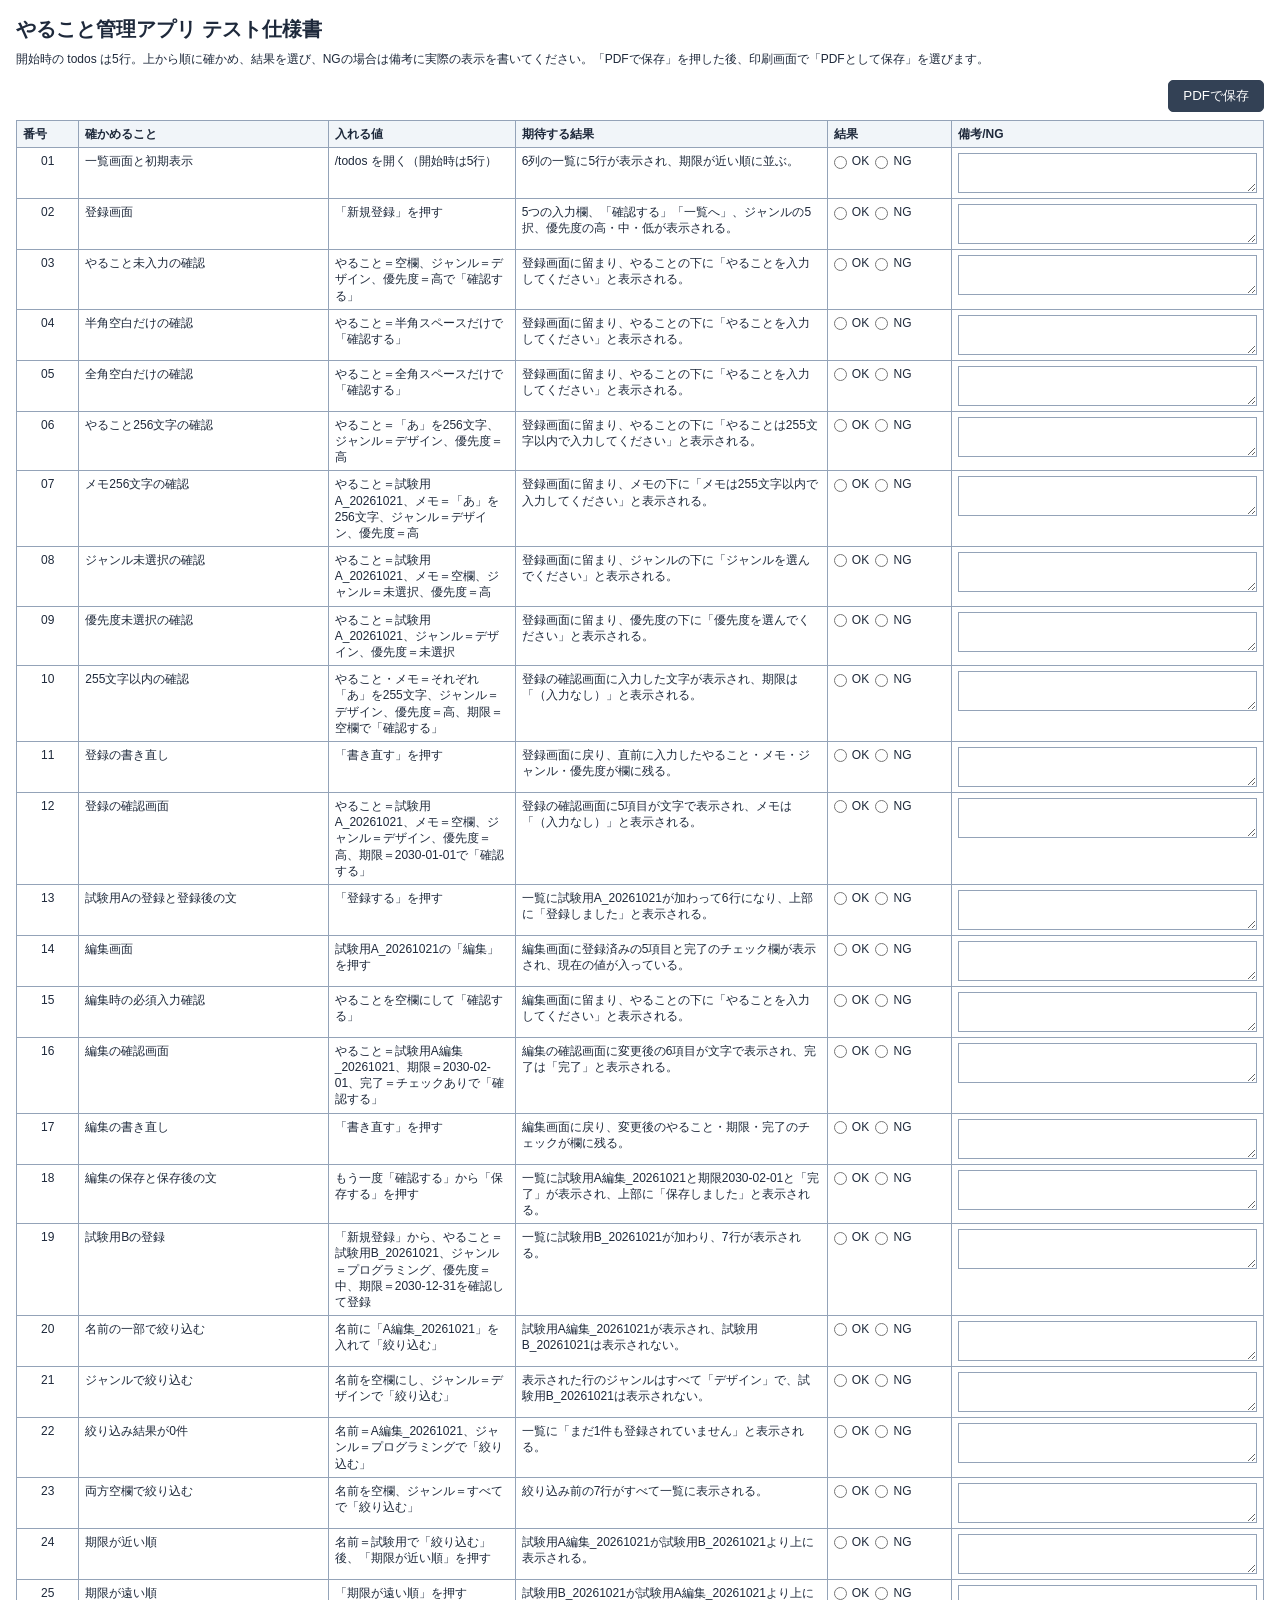
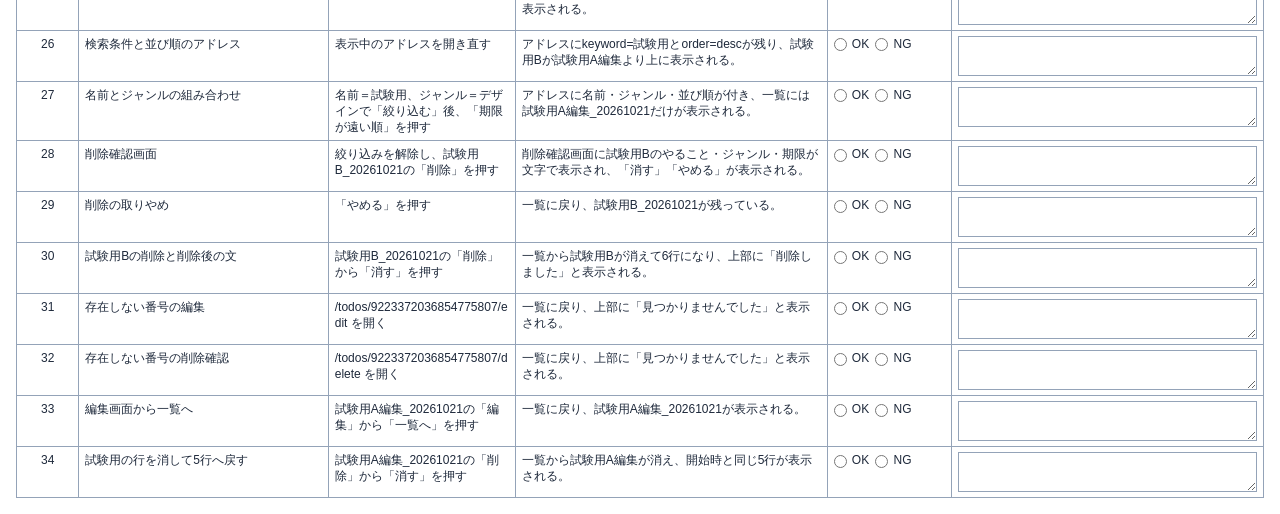
<file: test-spec.html>
<!DOCTYPE html>
<html lang="ja">
<head>
    <meta charset="UTF-8">
    <meta name="viewport" content="width=device-width, initial-scale=1.0">
    <title>やること管理アプリ テスト仕様書</title>
    <style>
        * { box-sizing: border-box; }
        body { margin: 0; padding: 16px; color: #1e293b; font-family: sans-serif; font-size: 12px; }
        h1 { margin: 0 0 8px; font-size: 20px; }
        p { margin: 0 0 12px; }
        .table-heading { display: flex; justify-content: flex-end; margin-bottom: 8px; }
        button { border: 1px solid #334155; border-radius: 5px; padding: 6px 14px; background: #334155; color: #fff; cursor: pointer; }
        table { width: 100%; table-layout: fixed; border-collapse: collapse; }
        col.number { width: 5%; }
        col.check { width: 20%; }
        col.value { width: 15%; }
        col.expected { width: 25%; }
        col.result { width: 10%; }
        col.note { width: 25%; }
        th, td { border: 1px solid #94a3b8; padding: 5px 6px; text-align: left; vertical-align: top; overflow-wrap: anywhere; line-height: 1.35; }
        th { background: #f1f5f9; }
        td.number { text-align: center; }
        .screen-result { display: flex; flex-wrap: nowrap; gap: 6px; }
        .screen-result label { white-space: nowrap; }
        .screen-result input { margin: 0 2px 0 0; vertical-align: middle; }
        textarea { display: block; width: 100%; min-height: 36px; padding: 3px; border: 1px solid #94a3b8; font: inherit; line-height: 1.35; resize: vertical; overflow: hidden; }
        .print-result, .print-note { display: none; }
        @media print {
            @page { size: A4 landscape; margin: 8mm; }
            body { padding: 0; font-size: 8pt; }
            h1 { font-size: 14pt; }
            .table-heading, textarea, .screen-result { display: none; }
            .print-result, .print-note { display: block; }
            .print-note { white-space: pre-wrap; overflow-wrap: anywhere; }
            th, td { padding: 3px 4px; }
        }
    </style>
</head>
<body>
    <h1>やること管理アプリ テスト仕様書</h1>
    <p>開始時の todos は5行。上から順に確かめ、結果を選び、NGの場合は備考に実際の表示を書いてください。「PDFで保存」を押した後、印刷画面で「PDFとして保存」を選びます。</p>
    <div class="table-heading"><button type="button" id="print-button">PDFで保存</button></div>
    <table>
        <colgroup>
            <col class="number"><col class="check"><col class="value"><col class="expected"><col class="result"><col class="note">
        </colgroup>
        <thead><tr><th scope="col">番号</th><th scope="col">確かめること</th><th scope="col">入れる値</th><th scope="col">期待する結果</th><th scope="col">結果</th><th scope="col">備考/NG</th></tr></thead>
        <tbody>
            <tr>
                <td class="number">01</td>
                <td>一覧画面と初期表示</td>
                <td>/todos を開く（開始時は5行）</td>
                <td>6列の一覧に5行が表示され、期限が近い順に並ぶ。</td>
                <td class="result-cell"><div class="screen-result"><label><input type="radio" name="result-01" value="OK"> OK</label><label><input type="radio" name="result-01" value="NG"> NG</label></div><span class="print-result" aria-hidden="true"></span></td>
                <td><textarea aria-label="01 備考/NG" rows="2"></textarea><div class="print-note" aria-hidden="true"></div></td>
            </tr>
            <tr>
                <td class="number">02</td>
                <td>登録画面</td>
                <td>「新規登録」を押す</td>
                <td>5つの入力欄、「確認する」「一覧へ」、ジャンルの5択、優先度の高・中・低が表示される。</td>
                <td class="result-cell"><div class="screen-result"><label><input type="radio" name="result-02" value="OK"> OK</label><label><input type="radio" name="result-02" value="NG"> NG</label></div><span class="print-result" aria-hidden="true"></span></td>
                <td><textarea aria-label="02 備考/NG" rows="2"></textarea><div class="print-note" aria-hidden="true"></div></td>
            </tr>
            <tr>
                <td class="number">03</td>
                <td>やること未入力の確認</td>
                <td>やること＝空欄、ジャンル＝デザイン、優先度＝高で「確認する」</td>
                <td>登録画面に留まり、やることの下に「やることを入力してください」と表示される。</td>
                <td class="result-cell"><div class="screen-result"><label><input type="radio" name="result-03" value="OK"> OK</label><label><input type="radio" name="result-03" value="NG"> NG</label></div><span class="print-result" aria-hidden="true"></span></td>
                <td><textarea aria-label="03 備考/NG" rows="2"></textarea><div class="print-note" aria-hidden="true"></div></td>
            </tr>
            <tr>
                <td class="number">04</td>
                <td>半角空白だけの確認</td>
                <td>やること＝半角スペースだけで「確認する」</td>
                <td>登録画面に留まり、やることの下に「やることを入力してください」と表示される。</td>
                <td class="result-cell"><div class="screen-result"><label><input type="radio" name="result-04" value="OK"> OK</label><label><input type="radio" name="result-04" value="NG"> NG</label></div><span class="print-result" aria-hidden="true"></span></td>
                <td><textarea aria-label="04 備考/NG" rows="2"></textarea><div class="print-note" aria-hidden="true"></div></td>
            </tr>
            <tr>
                <td class="number">05</td>
                <td>全角空白だけの確認</td>
                <td>やること＝全角スペースだけで「確認する」</td>
                <td>登録画面に留まり、やることの下に「やることを入力してください」と表示される。</td>
                <td class="result-cell"><div class="screen-result"><label><input type="radio" name="result-05" value="OK"> OK</label><label><input type="radio" name="result-05" value="NG"> NG</label></div><span class="print-result" aria-hidden="true"></span></td>
                <td><textarea aria-label="05 備考/NG" rows="2"></textarea><div class="print-note" aria-hidden="true"></div></td>
            </tr>
            <tr>
                <td class="number">06</td>
                <td>やること256文字の確認</td>
                <td>やること＝「あ」を256文字、ジャンル＝デザイン、優先度＝高</td>
                <td>登録画面に留まり、やることの下に「やることは255文字以内で入力してください」と表示される。</td>
                <td class="result-cell"><div class="screen-result"><label><input type="radio" name="result-06" value="OK"> OK</label><label><input type="radio" name="result-06" value="NG"> NG</label></div><span class="print-result" aria-hidden="true"></span></td>
                <td><textarea aria-label="06 備考/NG" rows="2"></textarea><div class="print-note" aria-hidden="true"></div></td>
            </tr>
            <tr>
                <td class="number">07</td>
                <td>メモ256文字の確認</td>
                <td>やること＝試験用A_20261021、メモ＝「あ」を256文字、ジャンル＝デザイン、優先度＝高</td>
                <td>登録画面に留まり、メモの下に「メモは255文字以内で入力してください」と表示される。</td>
                <td class="result-cell"><div class="screen-result"><label><input type="radio" name="result-07" value="OK"> OK</label><label><input type="radio" name="result-07" value="NG"> NG</label></div><span class="print-result" aria-hidden="true"></span></td>
                <td><textarea aria-label="07 備考/NG" rows="2"></textarea><div class="print-note" aria-hidden="true"></div></td>
            </tr>
            <tr>
                <td class="number">08</td>
                <td>ジャンル未選択の確認</td>
                <td>やること＝試験用A_20261021、メモ＝空欄、ジャンル＝未選択、優先度＝高</td>
                <td>登録画面に留まり、ジャンルの下に「ジャンルを選んでください」と表示される。</td>
                <td class="result-cell"><div class="screen-result"><label><input type="radio" name="result-08" value="OK"> OK</label><label><input type="radio" name="result-08" value="NG"> NG</label></div><span class="print-result" aria-hidden="true"></span></td>
                <td><textarea aria-label="08 備考/NG" rows="2"></textarea><div class="print-note" aria-hidden="true"></div></td>
            </tr>
            <tr>
                <td class="number">09</td>
                <td>優先度未選択の確認</td>
                <td>やること＝試験用A_20261021、ジャンル＝デザイン、優先度＝未選択</td>
                <td>登録画面に留まり、優先度の下に「優先度を選んでください」と表示される。</td>
                <td class="result-cell"><div class="screen-result"><label><input type="radio" name="result-09" value="OK"> OK</label><label><input type="radio" name="result-09" value="NG"> NG</label></div><span class="print-result" aria-hidden="true"></span></td>
                <td><textarea aria-label="09 備考/NG" rows="2"></textarea><div class="print-note" aria-hidden="true"></div></td>
            </tr>
            <tr>
                <td class="number">10</td>
                <td>255文字以内の確認</td>
                <td>やること・メモ＝それぞれ「あ」を255文字、ジャンル＝デザイン、優先度＝高、期限＝空欄で「確認する」</td>
                <td>登録の確認画面に入力した文字が表示され、期限は「（入力なし）」と表示される。</td>
                <td class="result-cell"><div class="screen-result"><label><input type="radio" name="result-10" value="OK"> OK</label><label><input type="radio" name="result-10" value="NG"> NG</label></div><span class="print-result" aria-hidden="true"></span></td>
                <td><textarea aria-label="10 備考/NG" rows="2"></textarea><div class="print-note" aria-hidden="true"></div></td>
            </tr>
            <tr>
                <td class="number">11</td>
                <td>登録の書き直し</td>
                <td>「書き直す」を押す</td>
                <td>登録画面に戻り、直前に入力したやること・メモ・ジャンル・優先度が欄に残る。</td>
                <td class="result-cell"><div class="screen-result"><label><input type="radio" name="result-11" value="OK"> OK</label><label><input type="radio" name="result-11" value="NG"> NG</label></div><span class="print-result" aria-hidden="true"></span></td>
                <td><textarea aria-label="11 備考/NG" rows="2"></textarea><div class="print-note" aria-hidden="true"></div></td>
            </tr>
            <tr>
                <td class="number">12</td>
                <td>登録の確認画面</td>
                <td>やること＝試験用A_20261021、メモ＝空欄、ジャンル＝デザイン、優先度＝高、期限＝2030-01-01で「確認する」</td>
                <td>登録の確認画面に5項目が文字で表示され、メモは「（入力なし）」と表示される。</td>
                <td class="result-cell"><div class="screen-result"><label><input type="radio" name="result-12" value="OK"> OK</label><label><input type="radio" name="result-12" value="NG"> NG</label></div><span class="print-result" aria-hidden="true"></span></td>
                <td><textarea aria-label="12 備考/NG" rows="2"></textarea><div class="print-note" aria-hidden="true"></div></td>
            </tr>
            <tr>
                <td class="number">13</td>
                <td>試験用Aの登録と登録後の文</td>
                <td>「登録する」を押す</td>
                <td>一覧に試験用A_20261021が加わって6行になり、上部に「登録しました」と表示される。</td>
                <td class="result-cell"><div class="screen-result"><label><input type="radio" name="result-13" value="OK"> OK</label><label><input type="radio" name="result-13" value="NG"> NG</label></div><span class="print-result" aria-hidden="true"></span></td>
                <td><textarea aria-label="13 備考/NG" rows="2"></textarea><div class="print-note" aria-hidden="true"></div></td>
            </tr>
            <tr>
                <td class="number">14</td>
                <td>編集画面</td>
                <td>試験用A_20261021の「編集」を押す</td>
                <td>編集画面に登録済みの5項目と完了のチェック欄が表示され、現在の値が入っている。</td>
                <td class="result-cell"><div class="screen-result"><label><input type="radio" name="result-14" value="OK"> OK</label><label><input type="radio" name="result-14" value="NG"> NG</label></div><span class="print-result" aria-hidden="true"></span></td>
                <td><textarea aria-label="14 備考/NG" rows="2"></textarea><div class="print-note" aria-hidden="true"></div></td>
            </tr>
            <tr>
                <td class="number">15</td>
                <td>編集時の必須入力確認</td>
                <td>やることを空欄にして「確認する」</td>
                <td>編集画面に留まり、やることの下に「やることを入力してください」と表示される。</td>
                <td class="result-cell"><div class="screen-result"><label><input type="radio" name="result-15" value="OK"> OK</label><label><input type="radio" name="result-15" value="NG"> NG</label></div><span class="print-result" aria-hidden="true"></span></td>
                <td><textarea aria-label="15 備考/NG" rows="2"></textarea><div class="print-note" aria-hidden="true"></div></td>
            </tr>
            <tr>
                <td class="number">16</td>
                <td>編集の確認画面</td>
                <td>やること＝試験用A編集_20261021、期限＝2030-02-01、完了＝チェックありで「確認する」</td>
                <td>編集の確認画面に変更後の6項目が文字で表示され、完了は「完了」と表示される。</td>
                <td class="result-cell"><div class="screen-result"><label><input type="radio" name="result-16" value="OK"> OK</label><label><input type="radio" name="result-16" value="NG"> NG</label></div><span class="print-result" aria-hidden="true"></span></td>
                <td><textarea aria-label="16 備考/NG" rows="2"></textarea><div class="print-note" aria-hidden="true"></div></td>
            </tr>
            <tr>
                <td class="number">17</td>
                <td>編集の書き直し</td>
                <td>「書き直す」を押す</td>
                <td>編集画面に戻り、変更後のやること・期限・完了のチェックが欄に残る。</td>
                <td class="result-cell"><div class="screen-result"><label><input type="radio" name="result-17" value="OK"> OK</label><label><input type="radio" name="result-17" value="NG"> NG</label></div><span class="print-result" aria-hidden="true"></span></td>
                <td><textarea aria-label="17 備考/NG" rows="2"></textarea><div class="print-note" aria-hidden="true"></div></td>
            </tr>
            <tr>
                <td class="number">18</td>
                <td>編集の保存と保存後の文</td>
                <td>もう一度「確認する」から「保存する」を押す</td>
                <td>一覧に試験用A編集_20261021と期限2030-02-01と「完了」が表示され、上部に「保存しました」と表示される。</td>
                <td class="result-cell"><div class="screen-result"><label><input type="radio" name="result-18" value="OK"> OK</label><label><input type="radio" name="result-18" value="NG"> NG</label></div><span class="print-result" aria-hidden="true"></span></td>
                <td><textarea aria-label="18 備考/NG" rows="2"></textarea><div class="print-note" aria-hidden="true"></div></td>
            </tr>
            <tr>
                <td class="number">19</td>
                <td>試験用Bの登録</td>
                <td>「新規登録」から、やること＝試験用B_20261021、ジャンル＝プログラミング、優先度＝中、期限＝2030-12-31を確認して登録</td>
                <td>一覧に試験用B_20261021が加わり、7行が表示される。</td>
                <td class="result-cell"><div class="screen-result"><label><input type="radio" name="result-19" value="OK"> OK</label><label><input type="radio" name="result-19" value="NG"> NG</label></div><span class="print-result" aria-hidden="true"></span></td>
                <td><textarea aria-label="19 備考/NG" rows="2"></textarea><div class="print-note" aria-hidden="true"></div></td>
            </tr>
            <tr>
                <td class="number">20</td>
                <td>名前の一部で絞り込む</td>
                <td>名前に「A編集_20261021」を入れて「絞り込む」</td>
                <td>試験用A編集_20261021が表示され、試験用B_20261021は表示されない。</td>
                <td class="result-cell"><div class="screen-result"><label><input type="radio" name="result-20" value="OK"> OK</label><label><input type="radio" name="result-20" value="NG"> NG</label></div><span class="print-result" aria-hidden="true"></span></td>
                <td><textarea aria-label="20 備考/NG" rows="2"></textarea><div class="print-note" aria-hidden="true"></div></td>
            </tr>
            <tr>
                <td class="number">21</td>
                <td>ジャンルで絞り込む</td>
                <td>名前を空欄にし、ジャンル＝デザインで「絞り込む」</td>
                <td>表示された行のジャンルはすべて「デザイン」で、試験用B_20261021は表示されない。</td>
                <td class="result-cell"><div class="screen-result"><label><input type="radio" name="result-21" value="OK"> OK</label><label><input type="radio" name="result-21" value="NG"> NG</label></div><span class="print-result" aria-hidden="true"></span></td>
                <td><textarea aria-label="21 備考/NG" rows="2"></textarea><div class="print-note" aria-hidden="true"></div></td>
            </tr>
            <tr>
                <td class="number">22</td>
                <td>絞り込み結果が0件</td>
                <td>名前＝A編集_20261021、ジャンル＝プログラミングで「絞り込む」</td>
                <td>一覧に「まだ1件も登録されていません」と表示される。</td>
                <td class="result-cell"><div class="screen-result"><label><input type="radio" name="result-22" value="OK"> OK</label><label><input type="radio" name="result-22" value="NG"> NG</label></div><span class="print-result" aria-hidden="true"></span></td>
                <td><textarea aria-label="22 備考/NG" rows="2"></textarea><div class="print-note" aria-hidden="true"></div></td>
            </tr>
            <tr>
                <td class="number">23</td>
                <td>両方空欄で絞り込む</td>
                <td>名前を空欄、ジャンル＝すべてで「絞り込む」</td>
                <td>絞り込み前の7行がすべて一覧に表示される。</td>
                <td class="result-cell"><div class="screen-result"><label><input type="radio" name="result-23" value="OK"> OK</label><label><input type="radio" name="result-23" value="NG"> NG</label></div><span class="print-result" aria-hidden="true"></span></td>
                <td><textarea aria-label="23 備考/NG" rows="2"></textarea><div class="print-note" aria-hidden="true"></div></td>
            </tr>
            <tr>
                <td class="number">24</td>
                <td>期限が近い順</td>
                <td>名前＝試験用で「絞り込む」後、「期限が近い順」を押す</td>
                <td>試験用A編集_20261021が試験用B_20261021より上に表示される。</td>
                <td class="result-cell"><div class="screen-result"><label><input type="radio" name="result-24" value="OK"> OK</label><label><input type="radio" name="result-24" value="NG"> NG</label></div><span class="print-result" aria-hidden="true"></span></td>
                <td><textarea aria-label="24 備考/NG" rows="2"></textarea><div class="print-note" aria-hidden="true"></div></td>
            </tr>
            <tr>
                <td class="number">25</td>
                <td>期限が遠い順</td>
                <td>「期限が遠い順」を押す</td>
                <td>試験用B_20261021が試験用A編集_20261021より上に表示される。</td>
                <td class="result-cell"><div class="screen-result"><label><input type="radio" name="result-25" value="OK"> OK</label><label><input type="radio" name="result-25" value="NG"> NG</label></div><span class="print-result" aria-hidden="true"></span></td>
                <td><textarea aria-label="25 備考/NG" rows="2"></textarea><div class="print-note" aria-hidden="true"></div></td>
            </tr>
            <tr>
                <td class="number">26</td>
                <td>検索条件と並び順のアドレス</td>
                <td>表示中のアドレスを開き直す</td>
                <td>アドレスにkeyword=試験用とorder=descが残り、試験用Bが試験用A編集より上に表示される。</td>
                <td class="result-cell"><div class="screen-result"><label><input type="radio" name="result-26" value="OK"> OK</label><label><input type="radio" name="result-26" value="NG"> NG</label></div><span class="print-result" aria-hidden="true"></span></td>
                <td><textarea aria-label="26 備考/NG" rows="2"></textarea><div class="print-note" aria-hidden="true"></div></td>
            </tr>
            <tr>
                <td class="number">27</td>
                <td>名前とジャンルの組み合わせ</td>
                <td>名前＝試験用、ジャンル＝デザインで「絞り込む」後、「期限が遠い順」を押す</td>
                <td>アドレスに名前・ジャンル・並び順が付き、一覧には試験用A編集_20261021だけが表示される。</td>
                <td class="result-cell"><div class="screen-result"><label><input type="radio" name="result-27" value="OK"> OK</label><label><input type="radio" name="result-27" value="NG"> NG</label></div><span class="print-result" aria-hidden="true"></span></td>
                <td><textarea aria-label="27 備考/NG" rows="2"></textarea><div class="print-note" aria-hidden="true"></div></td>
            </tr>
            <tr>
                <td class="number">28</td>
                <td>削除確認画面</td>
                <td>絞り込みを解除し、試験用B_20261021の「削除」を押す</td>
                <td>削除確認画面に試験用Bのやること・ジャンル・期限が文字で表示され、「消す」「やめる」が表示される。</td>
                <td class="result-cell"><div class="screen-result"><label><input type="radio" name="result-28" value="OK"> OK</label><label><input type="radio" name="result-28" value="NG"> NG</label></div><span class="print-result" aria-hidden="true"></span></td>
                <td><textarea aria-label="28 備考/NG" rows="2"></textarea><div class="print-note" aria-hidden="true"></div></td>
            </tr>
            <tr>
                <td class="number">29</td>
                <td>削除の取りやめ</td>
                <td>「やめる」を押す</td>
                <td>一覧に戻り、試験用B_20261021が残っている。</td>
                <td class="result-cell"><div class="screen-result"><label><input type="radio" name="result-29" value="OK"> OK</label><label><input type="radio" name="result-29" value="NG"> NG</label></div><span class="print-result" aria-hidden="true"></span></td>
                <td><textarea aria-label="29 備考/NG" rows="2"></textarea><div class="print-note" aria-hidden="true"></div></td>
            </tr>
            <tr>
                <td class="number">30</td>
                <td>試験用Bの削除と削除後の文</td>
                <td>試験用B_20261021の「削除」から「消す」を押す</td>
                <td>一覧から試験用Bが消えて6行になり、上部に「削除しました」と表示される。</td>
                <td class="result-cell"><div class="screen-result"><label><input type="radio" name="result-30" value="OK"> OK</label><label><input type="radio" name="result-30" value="NG"> NG</label></div><span class="print-result" aria-hidden="true"></span></td>
                <td><textarea aria-label="30 備考/NG" rows="2"></textarea><div class="print-note" aria-hidden="true"></div></td>
            </tr>
            <tr>
                <td class="number">31</td>
                <td>存在しない番号の編集</td>
                <td>/todos/9223372036854775807/edit を開く</td>
                <td>一覧に戻り、上部に「見つかりませんでした」と表示される。</td>
                <td class="result-cell"><div class="screen-result"><label><input type="radio" name="result-31" value="OK"> OK</label><label><input type="radio" name="result-31" value="NG"> NG</label></div><span class="print-result" aria-hidden="true"></span></td>
                <td><textarea aria-label="31 備考/NG" rows="2"></textarea><div class="print-note" aria-hidden="true"></div></td>
            </tr>
            <tr>
                <td class="number">32</td>
                <td>存在しない番号の削除確認</td>
                <td>/todos/9223372036854775807/delete を開く</td>
                <td>一覧に戻り、上部に「見つかりませんでした」と表示される。</td>
                <td class="result-cell"><div class="screen-result"><label><input type="radio" name="result-32" value="OK"> OK</label><label><input type="radio" name="result-32" value="NG"> NG</label></div><span class="print-result" aria-hidden="true"></span></td>
                <td><textarea aria-label="32 備考/NG" rows="2"></textarea><div class="print-note" aria-hidden="true"></div></td>
            </tr>
            <tr>
                <td class="number">33</td>
                <td>編集画面から一覧へ</td>
                <td>試験用A編集_20261021の「編集」から「一覧へ」を押す</td>
                <td>一覧に戻り、試験用A編集_20261021が表示される。</td>
                <td class="result-cell"><div class="screen-result"><label><input type="radio" name="result-33" value="OK"> OK</label><label><input type="radio" name="result-33" value="NG"> NG</label></div><span class="print-result" aria-hidden="true"></span></td>
                <td><textarea aria-label="33 備考/NG" rows="2"></textarea><div class="print-note" aria-hidden="true"></div></td>
            </tr>
            <tr>
                <td class="number">34</td>
                <td>試験用の行を消して5行へ戻す</td>
                <td>試験用A編集_20261021の「削除」から「消す」を押す</td>
                <td>一覧から試験用A編集が消え、開始時と同じ5行が表示される。</td>
                <td class="result-cell"><div class="screen-result"><label><input type="radio" name="result-34" value="OK"> OK</label><label><input type="radio" name="result-34" value="NG"> NG</label></div><span class="print-result" aria-hidden="true"></span></td>
                <td><textarea aria-label="34 備考/NG" rows="2"></textarea><div class="print-note" aria-hidden="true"></div></td>
            </tr>
        </tbody>
    </table>
    <script>
        function updatePrintView() {
            document.querySelectorAll("tbody tr").forEach((row) => {
                const textarea = row.querySelector("textarea");
                textarea.style.height = "auto";
                textarea.style.height = (textarea.scrollHeight + 2) + "px";
                row.querySelector(".print-note").textContent = textarea.value;
                const checked = row.querySelector('input[type="radio"]:checked');
                row.querySelector(".print-result").textContent =
                    checked?.value === "OK" ? "● OK　○ NG" :
                    checked?.value === "NG" ? "○ OK　● NG" : "○ OK　○ NG";
            });
        }
        document.querySelectorAll("textarea").forEach((textarea) => textarea.addEventListener("input", updatePrintView));
        document.querySelectorAll('input[type="radio"]').forEach((radio) => radio.addEventListener("change", updatePrintView));
        window.addEventListener("beforeprint", updatePrintView);
        document.getElementById("print-button").addEventListener("click", () => {
            updatePrintView();
            window.print();
        });
        updatePrintView();
    </script>
</body>
</html>
</file>
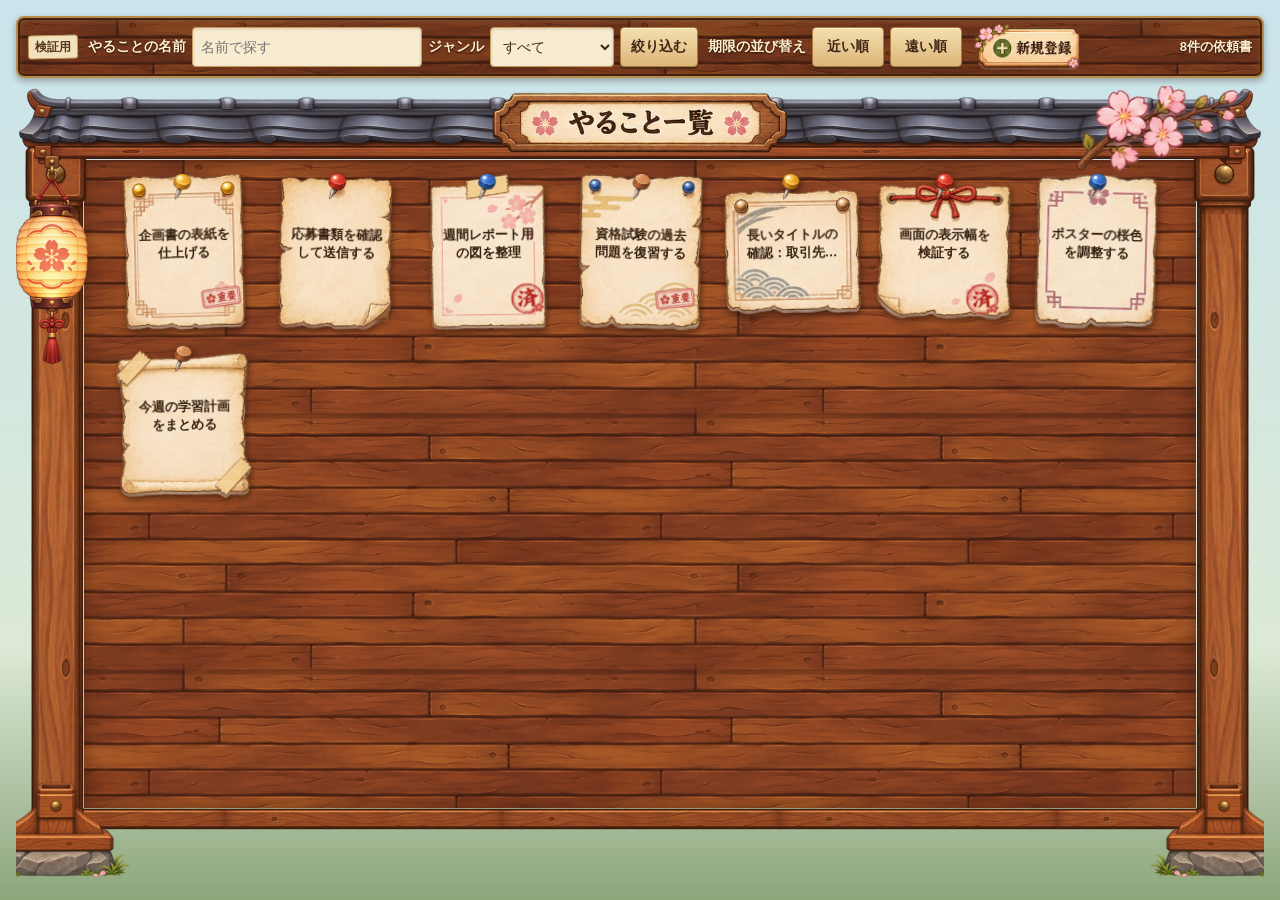
<file: src/main/resources/static/todos-board-preview.html>
<!DOCTYPE html>
<html lang="ja">
<head>
    <meta charset="UTF-8">
    <meta name="viewport" content="width=device-width, initial-scale=1.0">
    <link rel="icon" href="data:,">
    <title>和風依頼掲示板・配置検証</title>
    <link rel="stylesheet" href="css/todos-board-preview.css">
    <script src="js/todos-board-preview.js" defer></script>
</head>
<body>
    <main class="preview-layout">
        <aside class="preview-controls" aria-label="検索と並び替えの検証">
            <p class="preview-controls__note" title="検証用画面です。編集・削除は実データを操作しません。"><span>検証用</span><span class="visually-hidden">画面です。編集・削除は実データを操作しません。</span></p>
            <div class="preview-controls__search"><label for="preview-keyword">やることの名前</label><input id="preview-keyword" type="search" placeholder="名前で探す"><label for="preview-category">ジャンル</label><select id="preview-category"><option value="">すべて</option><option>デザイン</option><option>マーケティング</option><option>プログラミング</option><option>資格</option><option>就職活動</option></select><button id="preview-search" type="button">絞り込む</button></div>
            <div class="preview-controls__sort"><span>期限の並び替え</span><div class="preview-controls__sort-buttons"><button type="button" data-order="asc">近い順</button><button type="button" data-order="desc">遠い順</button></div></div>
            <a class="preview-controls__create" href="/todos/new"><span class="visually-hidden">新規登録</span></a>
            <p class="preview-controls__count" id="preview-count" role="status">8件の依頼書</p>
        </aside>
        <section class="board" aria-labelledby="preview-title">
            <div class="board__frame">
                <div class="board__paper" role="region" aria-label="サンプルの依頼書。縦にスクロールできます" tabindex="0">
                <div class="notice-grid" id="notice-grid">
                    <button class="notice-thumb" type="button" data-title="企画書の表紙を仕上げる" data-memo="表紙の配色と見出しを確認し、共有用の画像を書き出す。" data-category="デザイン" data-priority="高" data-due="2026-11-07" data-status="未完了" aria-label="企画書の表紙を仕上げる（未完了）の依頼書を開く">
                        <img class="notice-thumb__image" src="assets/todos/list/themes/japanese-board/notices/notice-01-gold.png" alt="">
                        <img class="notice-thumb__pin" src="assets/todos/list/themes/japanese-board/pins/pin-gold.png" alt="">
                        <span class="notice-thumb__title">企画書の表紙を仕上げる</span>
                        <img class="notice-thumb__stamp" src="assets/todos/list/themes/japanese-board/stamps/stamp-important.png" alt="">
                    </button>
                    <button class="notice-thumb" type="button" data-title="応募書類を確認して送信する" data-memo="誤字を確認してから応募書類を送信する。" data-category="就職活動" data-priority="中" data-due="2026-11-09" data-status="未完了" aria-label="応募書類を確認して送信する（未完了）の依頼書を開く">
                        <img class="notice-thumb__image" src="assets/todos/list/themes/japanese-board/notices/notice-02-red-pin.png" alt="">
                        <img class="notice-thumb__pin" src="assets/todos/list/themes/japanese-board/pins/pin-red.png" alt="">
                        <span class="notice-thumb__title">応募書類を確認して送信する</span>
                    </button>
                    <button class="notice-thumb" type="button" data-title="週間レポート用の図を整理" data-memo="集計結果を図にまとめ、説明文と数字の対応を確認した。" data-category="マーケティング" data-priority="低" data-due="2026-11-12" data-status="完了" aria-label="週間レポート用の図を整理（完了）の依頼書を開く">
                        <img class="notice-thumb__image" src="assets/todos/list/themes/japanese-board/notices/notice-03-sakura-tape.png" alt="">
                        <img class="notice-thumb__pin" src="assets/todos/list/themes/japanese-board/pins/pin-blue.png" alt="">
                        <span class="notice-thumb__title">週間レポート用の図を整理</span>
                        <img class="notice-thumb__stamp notice-thumb__stamp--done" src="assets/todos/list/themes/japanese-board/stamps/stamp-done.png" alt="">
                    </button>
                    <button class="notice-thumb" type="button" data-title="資格試験の過去問題を復習する" data-memo="間違えた問題の解説を読み、もう一度解き直す。" data-category="資格" data-priority="高" data-due="2026-11-15" data-status="未完了" aria-label="資格試験の過去問題を復習する（未完了）の依頼書を開く">
                        <img class="notice-thumb__image" src="assets/todos/list/themes/japanese-board/notices/notice-04-wave.png" alt="">
                        <img class="notice-thumb__pin" src="assets/todos/list/themes/japanese-board/pins/pin-wood.png" alt="">
                        <span class="notice-thumb__title">資格試験の過去問題を復習する</span>
                        <img class="notice-thumb__stamp" src="assets/todos/list/themes/japanese-board/stamps/stamp-important.png" alt="">
                    </button>
                    <button class="notice-thumb" type="button" data-title="長いタイトルの確認：取引先から届いた複数の要望を読み比べ、担当者ごとの作業内容を整理してから次回の打ち合わせに使う資料へ反映する" data-memo="長文の見本。全文は拡大画面で読み、一覧では先頭の二行だけを表示する。" data-category="プログラミング" data-priority="中" data-due="2026-11-20" data-status="未完了" aria-label="長いタイトル（未完了）の依頼書を開く">
                        <img class="notice-thumb__image" src="assets/todos/list/themes/japanese-board/notices/notice-05-wave-corner.png" alt="">
                        <img class="notice-thumb__pin" src="assets/todos/list/themes/japanese-board/pins/pin-gold.png" alt="">
                        <span class="notice-thumb__title">長いタイトルの確認：取引先から届いた複数の要望を読み比べ、担当者ごとの作業内容を整理してから次回の打ち合わせに使う資料へ反映する</span>
                    </button>
                    <button class="notice-thumb" type="button" data-title="画面の表示幅を検証する" data-memo="PCとスマートフォンの幅で依頼書と操作を確認した。" data-category="デザイン" data-priority="低" data-due="2026-11-25" data-status="完了" aria-label="画面の表示幅を検証する（完了）の依頼書を開く">
                        <img class="notice-thumb__image" src="assets/todos/list/themes/japanese-board/notices/notice-06-ribbon.png" alt="">
                        <img class="notice-thumb__pin" src="assets/todos/list/themes/japanese-board/pins/pin-red.png" alt="">
                        <span class="notice-thumb__title">画面の表示幅を検証する</span>
                        <img class="notice-thumb__stamp notice-thumb__stamp--done" src="assets/todos/list/themes/japanese-board/stamps/stamp-done.png" alt="">
                    </button>
                    <button class="notice-thumb" type="button" data-title="ポスターの桜色を調整する" data-memo="印刷時に読みやすい色合いになるよう試作を比較する。" data-category="デザイン" data-priority="中" data-due="2026-11-27" data-status="未完了" aria-label="ポスターの桜色を調整する（未完了）の依頼書を開く">
                        <img class="notice-thumb__image" src="assets/todos/list/themes/japanese-board/notices/notice-07-sakura-border.png" alt="">
                        <img class="notice-thumb__pin" src="assets/todos/list/themes/japanese-board/pins/pin-blue.png" alt="">
                        <span class="notice-thumb__title">ポスターの桜色を調整する</span>
                    </button>
                    <button class="notice-thumb" type="button" data-title="今週の学習計画をまとめる" data-memo="週末までの課題を確認し、学習する順番を決める。" data-category="資格" data-priority="低" data-due="2026-11-30" data-status="未完了" aria-label="今週の学習計画をまとめる（未完了）の依頼書を開く">
                        <img class="notice-thumb__image" src="assets/todos/list/themes/japanese-board/notices/notice-08-taped.png" alt="">
                        <img class="notice-thumb__pin" src="assets/todos/list/themes/japanese-board/pins/pin-wood.png" alt="">
                        <span class="notice-thumb__title">今週の学習計画をまとめる</span>
                    </button>
                </div>
            </div>
            </div>
            <div class="board__roof" aria-hidden="true"></div>
            <div class="board__post board__post--left" aria-hidden="true"></div>
            <div class="board__post board__post--right" aria-hidden="true"></div>
            <img class="board__foot board__foot--left" src="assets/todos/list/themes/japanese-board/exterior/foot.png" alt="" aria-hidden="true">
            <img class="board__foot board__foot--right" src="assets/todos/list/themes/japanese-board/exterior/foot.png" alt="" aria-hidden="true">
            <img class="board__lantern" src="assets/todos/list/themes/japanese-board/exterior/lantern.png" alt="" aria-hidden="true">
            <img class="board__sakura" src="assets/todos/list/themes/japanese-board/decor/sakura-branch.png" alt="" aria-hidden="true">
            <h1 class="board__title" id="preview-title"><img src="assets/todos/list/themes/japanese-board/title-todo-list.png" alt="やること一覧"></h1>
        </section>
    </main>

    <dialog class="notice-dialog" id="notice-dialog" aria-labelledby="detail-title">
        <button class="notice-dialog__close" id="notice-close" type="button" aria-label="依頼書を閉じる">×</button>
        <div class="notice-dialog__body">
            <div class="notice-dialog__art">
                <img class="notice-dialog__image" id="detail-image" alt="選択した依頼書の絵柄">
                <img class="notice-dialog__pin" id="detail-pin" alt="">
                <span class="notice-dialog__paper-title" id="detail-paper-title"></span>
                <img class="notice-dialog__stamp" id="detail-stamp" alt="" hidden>
            </div>
            <div class="notice-dialog__details">
                <p class="notice-dialog__eyebrow">依頼書の詳細</p>
                <h2 id="detail-title"></h2>
                <p class="notice-dialog__memo" id="detail-memo"></p>
                <dl>
                    <div><dt>ジャンル</dt><dd id="detail-category"></dd></div>
                    <div><dt>優先度</dt><dd id="detail-priority"></dd></div>
                    <div><dt>期限</dt><dd id="detail-due"></dd></div>
                    <div><dt>状態</dt><dd id="detail-status"></dd></div>
                </dl>
                <div class="notice-dialog__actions"><button class="notice-dialog__action notice-dialog__action--edit" type="button" aria-label="編集（検証用）"></button><button class="notice-dialog__action notice-dialog__action--delete" type="button" aria-label="削除（検証用）"></button></div>
                <p class="notice-dialog__hint">編集・削除は配置確認用です。</p>
            </div>
        </div>
    </dialog>
</body>
</html>
</file>
<file: src/main/resources/static/css/todos-board-preview.css>
:root {
    font-family: "Yu Gothic", "Hiragino Kaku Gothic ProN", Meiryo, sans-serif;
    color: #342314;
    background: linear-gradient(#c9e4ec, #dce9d6 72%, #8da57b);
}

* { box-sizing: border-box; }
body { min-width: 320px; min-height: 100dvh; margin: 0; }
button, input, select { font: inherit; }
.visually-hidden { position: absolute; width: 1px; height: 1px; padding: 0; overflow: hidden; clip-path: inset(50%); white-space: nowrap; }

.preview-layout {
    display: grid;
    grid-template-rows: auto minmax(0, 1fr);
    gap: 8px;
    width: 100%;
    height: 100dvh;
    min-height: 0;
    padding: 16px;
}

.board {
    position: relative;
    isolation: isolate;
    width: 100%;
    min-width: 0;
    min-height: 0;
    overflow: hidden;
}

.board__frame { position: absolute; z-index: 1; inset: 42px 36px 44px; min-width: 0; min-height: 0; }
.board__frame::after { content: ''; position: absolute; z-index: 2; inset: 0; border: 32px solid transparent; border-image-source: url('../assets/todos/list/themes/japanese-board/exterior/wood-frame-9slice.png'); border-image-slice: 72; border-image-width: 32px; border-image-repeat: repeat; pointer-events: none; }
.board__roof { position: absolute; z-index: 3; top: 0; right: 0; left: 0; height: 80px; border: solid transparent; border-width: 0 69px 0 73px; border-image-source: url('../assets/todos/list/themes/japanese-board/exterior/roof-3slice.png'); border-image-slice: 0 138 0 146 fill; border-image-width: 0 69px 0 73px; border-image-repeat: repeat; pointer-events: none; }
.board__post { position: absolute; z-index: 2; top: 48px; bottom: 0; width: 80px; border: solid transparent; border-width: 80px 0; border-image-source: url('../assets/todos/list/themes/japanese-board/exterior/post-3slice.png'); border-image-slice: 160 0 160 0 fill; border-image-width: 80px 0; border-image-repeat: stretch repeat; pointer-events: none; }
.board__post--left { left: 0; }
.board__post--right { right: 0; transform: scaleX(-1); }
.board__foot { position: absolute; z-index: 4; bottom: -20px; display: block; width: 220px; height: auto; pointer-events: none; }
.board__foot--left { left: -70px; }
.board__foot--right { right: -70px; transform: scaleX(-1); }
.board__lantern { position: absolute; z-index: 4; top: 64px; left: -24px; display: block; width: 120px; height: auto; pointer-events: none; }
.board__sakura { position: absolute; z-index: 4; top: -6px; right: 22px; display: block; width: 170px; height: auto; pointer-events: none; }
.board__title { position: absolute; z-index: 5; top: 4px; left: 50%; width: 300px; margin: 0; transform: translateX(-50%); pointer-events: none; }
.board__title img { display: block; width: 100%; }

.board__paper {
    position: absolute;
    z-index: 1;
    inset: 32px;
    min-width: 0;
    min-height: 0;
    overflow-x: hidden;
    overflow-y: auto;
    padding: 12px;
    background: #8a4a27 url('../assets/todos/list/themes/japanese-board/exterior/wood-surface-tile.png') left top / 512px 256px repeat;
    box-shadow: inset 0 0 18px #30170877;
    scrollbar-color: #d1ad76 #674025;
    scrollbar-width: thin;
}

.board__paper:focus-visible { outline: 3px solid #ffe0a8; outline-offset: -6px; }
.notice-grid { display: grid; grid-template-columns: repeat(7, 140px); justify-content: center; gap: 12px; align-items: start; min-width: 0; }

.notice-thumb {
    position: relative;
    display: block;
    width: 100%;
    min-width: 0;
    min-height: 160px;
    aspect-ratio: 1 / 1.12;
    border: 0;
    padding: 0;
    background: transparent;
    color: #35200f;
    text-align: center;
    cursor: pointer;
    filter: drop-shadow(1px 3px 3px #291207bb);
    transform: rotate(var(--tilt));
    transition: transform 120ms ease, filter 120ms ease;
}
.notice-thumb:nth-child(8n+1) { --tilt: -1.4deg; }
.notice-thumb:nth-child(8n+2) { --tilt: 1deg; }
.notice-thumb:nth-child(8n+3) { --tilt: -0.7deg; }
.notice-thumb:nth-child(8n+4) { --tilt: 1.3deg; }
.notice-thumb:nth-child(8n+5) { --tilt: -1deg; }
.notice-thumb:nth-child(8n+6) { --tilt: 0.6deg; }
.notice-thumb:nth-child(8n+7) { --tilt: 1.5deg; }
.notice-thumb:nth-child(8n) { --tilt: -0.8deg; }
.notice-thumb:hover { transform: rotate(var(--tilt)) translateY(-3px) scale(1.03); filter: drop-shadow(2px 6px 5px #291207cc); z-index: 1; }
.notice-thumb:focus-visible { outline: 3px solid #ffe3ad; outline-offset: 2px; z-index: 2; }
.notice-thumb[hidden] { display: none; }
.notice-thumb__image { position: absolute; inset: 0; display: block; width: 100%; height: 100%; object-fit: contain; pointer-events: none; }
.notice-thumb__pin { position: absolute; z-index: 2; top: 0; left: 50%; width: 21px; height: 29px; object-fit: contain; transform: translateX(-50%); pointer-events: none; }
.notice-thumb__title { position: absolute; top: 34%; left: 17%; right: 17%; display: -webkit-box; max-height: 2.7em; overflow: hidden; -webkit-box-orient: vertical; -webkit-line-clamp: 2; font-size: 13px; font-weight: 700; line-height: 1.35; overflow-wrap: anywhere; pointer-events: none; }
.notice-thumb__stamp { position: absolute; right: 9%; bottom: 12%; width: 42px; height: 30px; object-fit: contain; pointer-events: none; }
.notice-thumb__stamp--done { right: 10%; bottom: 10%; width: 34px; height: 34px; }

.preview-controls {
    display: grid;
    grid-template-columns: auto auto auto auto minmax(0, 1fr);
    align-items: center;
    column-gap: 10px;
    width: 100%;
    height: 62px;
    min-width: 0;
    border: 2px solid #b88c4d;
    border-radius: 8px;
    padding: 4px 10px;
    background: linear-gradient(#2b170838, #170a043d), url('../assets/todos/list/themes/japanese-board/exterior/wood-surface-tile.png') left top / 512px 256px repeat;
    box-shadow: inset 0 0 0 2px #42210e, inset 0 2px 6px #f6d99540, 0 3px 6px #30180e55;
}
.preview-controls__note { display: inline-flex; align-items: center; justify-content: center; margin: 0; border: 1px solid #c19a5e; border-radius: 3px; padding: 4px 6px; background: #f2e2bc; color: #57351e; font-size: 12px; font-weight: 700; line-height: 1.2; white-space: nowrap; transform: rotate(-1deg); }
.preview-controls__search, .preview-controls__sort { display: flex; align-items: center; gap: 6px; min-width: 0; }
.preview-controls label, .preview-controls__sort > span { flex: none; color: #fff0ce; font-size: 14px; font-weight: 700; white-space: nowrap; text-shadow: 0 1px 2px #210e08; }
.preview-controls input, .preview-controls select { min-width: 0; height: 40px; border: 1px solid #c59b60; border-radius: 4px; padding: 7px 8px; background: #f7ebd0; color: #3b2719; box-shadow: inset 0 1px 3px #6a432c33; font-size: 14px; }
.preview-controls input { flex: none; width: 230px; max-width: 260px; }
.preview-controls select { flex: none; width: 124px; }
.preview-controls button { min-height: 40px; border: 1px solid #a97b3f; border-radius: 4px; padding: 6px 10px; background: linear-gradient(#f4dfad, #dcb67a); color: #412718; box-shadow: inset 0 1px #fff2d4, 0 2px 0 #4c2b16; cursor: pointer; font-size: 14px; font-weight: 700; white-space: nowrap; }
.preview-controls button:hover { background: linear-gradient(#fff0c7, #e9c793); }
.preview-controls__sort-buttons { display: flex; gap: 6px; }
.preview-controls__sort-buttons button { min-width: 72px; }
.preview-controls__sort-buttons button[aria-pressed='true'] { border-color: #ffe19d; background: #6b3c1d; color: #fff1d4; box-shadow: inset 0 1px 3px #241006; }
.preview-controls .preview-controls__create { display: block; width: 110px; height: 50px; border: 0; background: url('../assets/todos/list/themes/japanese-board/buttons/btn-create.png') center / contain no-repeat; cursor: pointer; }
.preview-controls__create:hover { filter: brightness(1.08); }
.preview-controls__count { justify-self: end; margin: 0; color: #fff0ce; font-size: 13px; font-weight: 700; white-space: nowrap; text-shadow: 0 1px 2px #210e08; }
.preview-controls button:focus-visible, .preview-controls a:focus-visible, .preview-controls input:focus-visible, .preview-controls select:focus-visible { outline: 3px solid #ffe28f; outline-offset: 2px; }

.notice-dialog { width: min(780px, calc(100vw - 24px)); max-height: calc(100dvh - 24px); border: 4px solid #673a22; border-radius: 10px; padding: 0; background: #f5e8c8; color: #342314; box-shadow: 0 20px 60px #170c07aa; }
.notice-dialog::backdrop { background: #1d120bcc; }
.notice-dialog__close { position: absolute; z-index: 3; top: 9px; right: 9px; display: grid; place-items: center; width: 40px; height: 40px; border: 2px solid #6e472c; border-radius: 50%; background: #fff9ea; color: #4b2614; font-size: 28px; line-height: 1; cursor: pointer; }
.notice-dialog__close:focus-visible, .notice-dialog__action:focus-visible { outline: 3px solid #194f8f; outline-offset: 2px; }
.notice-dialog__body { display: grid; grid-template-columns: minmax(0, 310px) minmax(0, 1fr); align-items: center; gap: 22px; max-height: calc(100dvh - 32px); overflow-y: auto; padding: 28px; }
.notice-dialog__art { position: relative; display: grid; justify-items: center; align-self: center; min-width: 0; }
.notice-dialog__image { display: block; width: 100%; max-width: 310px; max-height: calc(100dvh - 90px); height: auto; object-fit: contain; filter: drop-shadow(2px 5px 6px #5c351b99); }
.notice-dialog__pin { position: absolute; top: 0; left: 50%; width: 36px; height: 51px; object-fit: contain; transform: translateX(-50%); }
.notice-dialog__paper-title { position: absolute; top: 36%; left: 50%; display: -webkit-box; width: min(60%, 180px); max-height: 4.2em; overflow: hidden; -webkit-box-orient: vertical; -webkit-line-clamp: 3; font-size: 17px; font-weight: 700; line-height: 1.4; text-align: center; overflow-wrap: anywhere; transform: translateX(-50%); pointer-events: none; }
.notice-dialog__stamp { position: absolute; right: 4%; bottom: 3%; width: 78px; max-height: 78px; object-fit: contain; }
.notice-dialog__stamp[hidden] { display: none; }
.notice-dialog__details { min-width: 0; padding-right: 10px; }
.notice-dialog__eyebrow { margin: 0 0 8px; color: #9d5c28; font-size: 13px; font-weight: 700; letter-spacing: 0.12em; }
.notice-dialog h2 { margin: 0 0 12px; padding-right: 25px; font-size: clamp(20px, 2.2vw, 27px); line-height: 1.35; overflow-wrap: anywhere; }
.notice-dialog__memo { margin: 0 0 16px; line-height: 1.6; overflow-wrap: anywhere; }
.notice-dialog dl { display: grid; gap: 0; margin: 0; border-top: 1px solid #bda27a; }
.notice-dialog dl > div { display: grid; grid-template-columns: 6em minmax(0, 1fr); gap: 8px; border-bottom: 1px solid #bda27a; padding: 7px 0; }
.notice-dialog dt { color: #715032; font-weight: 700; }
.notice-dialog dd { min-width: 0; margin: 0; overflow-wrap: anywhere; }
.notice-dialog__actions { display: flex; gap: 8px; margin-top: 20px; }
.notice-dialog__action { width: 112px; height: 57px; border: 0; padding: 0; background: center / contain no-repeat; cursor: pointer; }
.notice-dialog__action--edit { background-image: url('../assets/todos/list/themes/japanese-board/buttons/btn-edit.png'); }
.notice-dialog__action--delete { background-image: url('../assets/todos/list/themes/japanese-board/buttons/btn-delete.png'); }
.notice-dialog__hint { margin: 8px 0 0; color: #715032; font-size: 12px; }

@media (min-width: 1450px) {
    .board__frame { inset: 48px 42px 52px; }
    .notice-grid { grid-template-columns: repeat(7, 165px); }
}

@media (min-width: 761px) and (max-width: 1279px) {
    .preview-controls { grid-template-columns: auto minmax(0, 1fr) auto auto; grid-template-rows: 40px 50px; gap: 4px 10px; height: auto; padding: 6px 10px; }
    .preview-controls__search { grid-column: 1 / -1; grid-row: 1; }
    .preview-controls__note { grid-column: 1; grid-row: 2; }
    .preview-controls__sort { grid-column: 2; grid-row: 2; }
    .preview-controls__create { grid-column: 3; grid-row: 2; }
    .preview-controls__count { grid-column: 4; grid-row: 2; }
}

@media (min-width: 1121px) and (max-width: 1279px) { .notice-grid { grid-template-columns: repeat(6, 140px); } }
@media (min-width: 901px) and (max-width: 1120px) { .notice-grid { grid-template-columns: repeat(5, 140px); } }
@media (min-width: 761px) and (max-width: 900px) { .notice-grid { grid-template-columns: repeat(4, 140px); } }

@media (max-width: 760px) {
    .preview-layout { gap: 8px; padding: 8px 10px 12px; }
    .preview-controls { grid-template-columns: auto auto minmax(0, 1fr); grid-template-rows: 38px 38px 47px; gap: 4px 8px; height: auto; padding: 6px 8px; }
    .preview-controls__search, .preview-controls__sort { grid-column: 1 / -1; width: 100%; }
    .preview-controls__search { grid-row: 1; display: grid; grid-template-columns: minmax(0, 1fr) 120px 72px; gap: 5px; }
    .preview-controls__search label { position: absolute; width: 1px; height: 1px; overflow: hidden; clip-path: inset(50%); white-space: nowrap; }
    .preview-controls__search input, .preview-controls__search select { width: 100%; height: 38px; }
    .preview-controls__sort { grid-row: 2; justify-content: space-between; }
    .preview-controls__sort > span { font-size: 13px; }
    .preview-controls button { min-height: 38px; padding: 5px 6px; font-size: 14px; }
    .preview-controls__note { grid-column: 1; grid-row: 3; }
    .preview-controls .preview-controls__create { grid-column: 2; grid-row: 3; width: 105px; height: 47px; }
    .preview-controls__count { grid-column: 3; grid-row: 3; font-size: 12px; }
    .board__frame { inset: 50px 0 0; }
    .board__frame::after { border-width: 16px; border-image-width: 16px; }
    .board__paper { inset: 16px; padding: 8px; }
    .board__roof, .board__post, .board__foot, .board__lantern, .board__sakura { display: none; }
    .board__title { top: 0; width: 240px; }
    .notice-grid { grid-template-columns: 230px; gap: 12px; }
    .notice-thumb { min-height: 165px; }
    .notice-thumb__title { font-size: 14px; }
    .notice-dialog { width: calc(100vw - 12px); max-height: calc(100dvh - 12px); }
    .notice-dialog__body { grid-template-columns: minmax(0, 1fr); gap: 5px; max-height: calc(100dvh - 20px); padding: 12px 16px 18px; }
    .notice-dialog__art { width: min(100%, 200px); justify-self: center; }
    .notice-dialog__image { max-height: 200px; }
    .notice-dialog__pin { width: 23px; height: 33px; }
    .notice-dialog__paper-title { width: min(38%, 120px); font-size: 12px; }
    .notice-dialog__stamp { width: 48px; max-height: 48px; }
    .notice-dialog__details { padding-right: 0; }
    .notice-dialog__eyebrow { margin-bottom: 2px; }
    .notice-dialog h2 { margin-bottom: 7px; padding-right: 32px; font-size: 19px; }
    .notice-dialog__memo { margin-bottom: 8px; font-size: 14px; line-height: 1.45; }
    .notice-dialog dl { font-size: 14px; }
    .notice-dialog dl > div { padding: 4px 0; }
    .notice-dialog__actions { margin-top: 9px; }
    .notice-dialog__action { width: 92px; height: 47px; }
}

@media (max-width: 360px) {
    .preview-controls__search { grid-template-columns: minmax(0, 1fr) 100px 72px; }
}

@media (prefers-reduced-motion: reduce) { .notice-thumb { transition: none; } }
</file>
